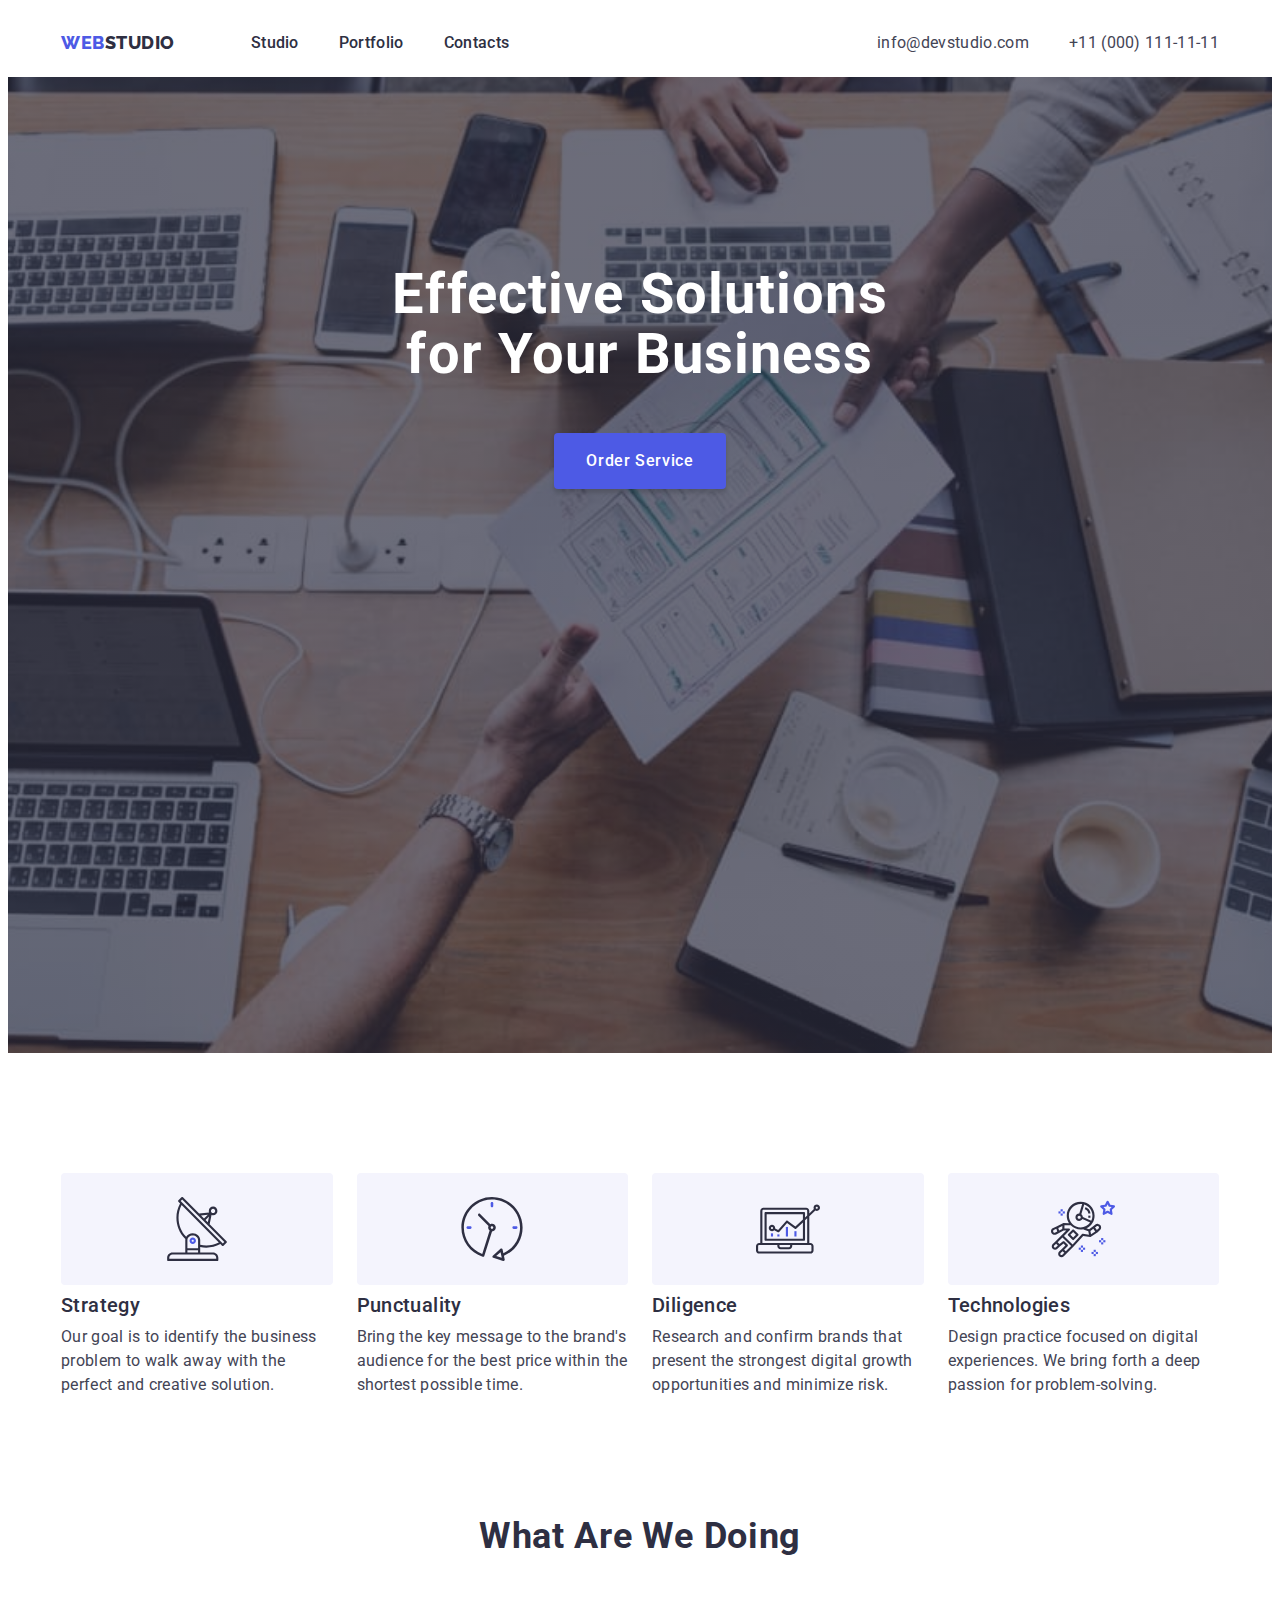
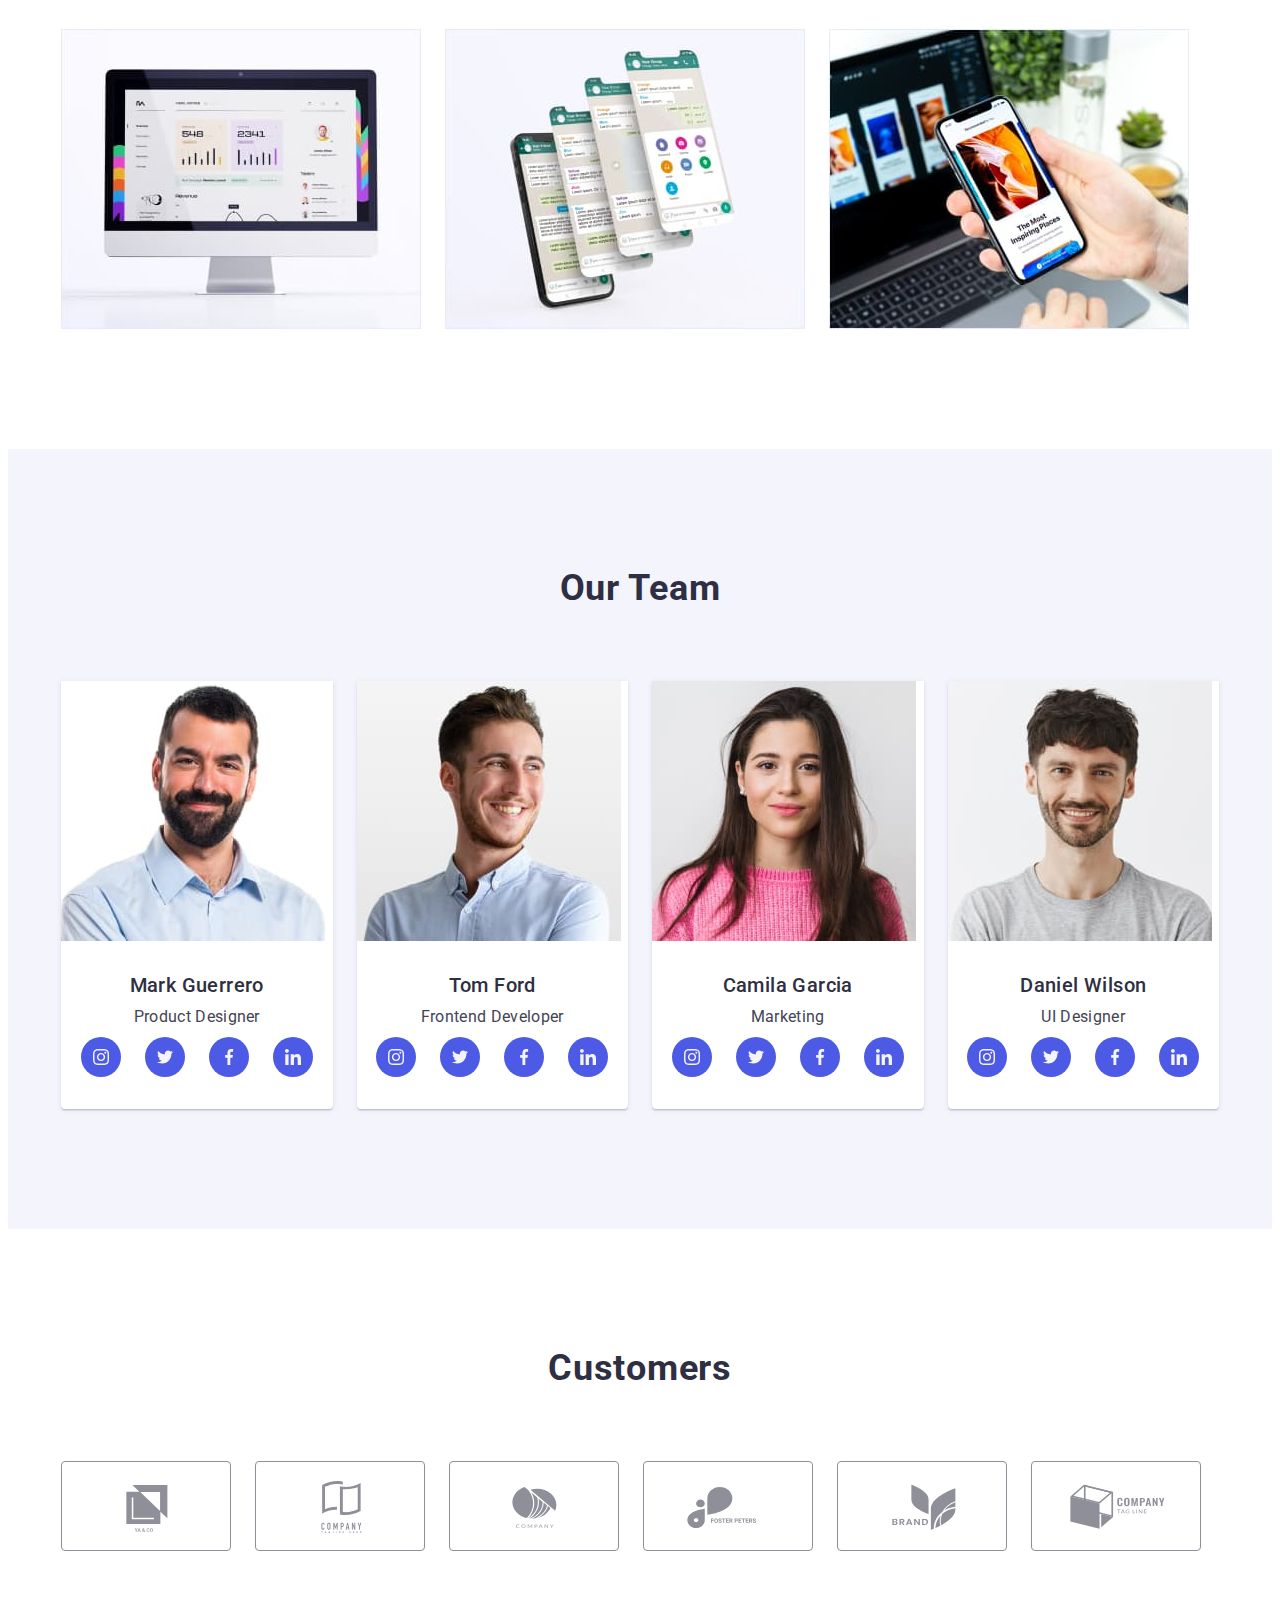
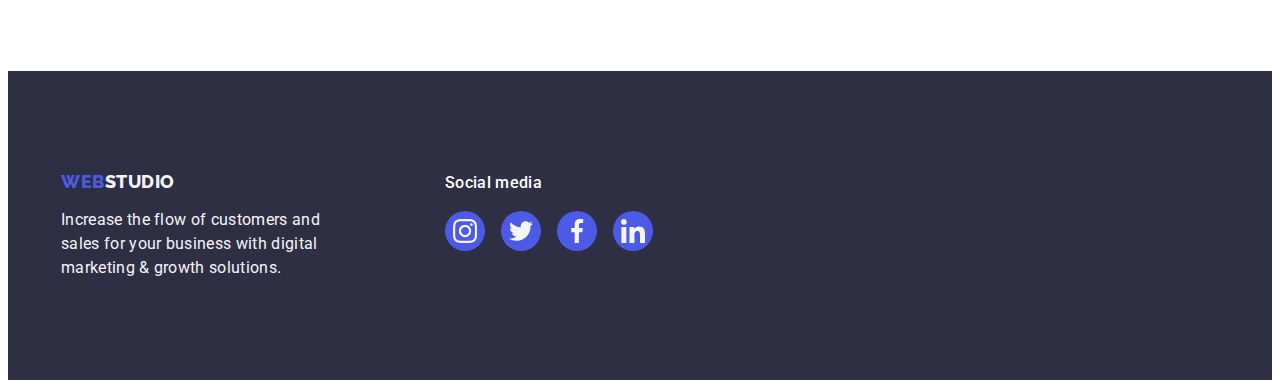
<file: index.html>
<!DOCTYPE html>
<html lang="en">

<head>
    <meta charset="UTF-8">
    <meta http-equiv="X-UA-Compatible" content="IE=edge">
    <meta name="viewport" content="width=device-width, initial-scale=1.0">
    <title>Studio</title>
    <link rel="preconnect" href="https://fonts.googleapis.com">
    <link rel="preconnect" href="https://fonts.gstatic.com" crossorigin>
    <link
        href="https://fonts.googleapis.com/css2?family=Raleway:wght@800&family=Roboto:wght@400;500;700;900&display=swap"
        rel="stylesheet">
    <link rel="stylesheet" href="https://cdnjs.cloudflare.com/ajax/libs/modern-normalize/1.1.0/modern-normalize.min.css"
        integrity="sha512-wpPYUAdjBVSE4KJnH1VR1HeZfpl1ub8YT/NKx4PuQ5NmX2tKuGu6U/JRp5y+Y8XG2tV+wKQpNHVUX03MfMFn9Q=="
        crossorigin="anonymous" referrerpolicy="no-referrer" />
    <link rel="stylesheet" href="./css/styles.css">
</head>

<body>
    <header class="header-index">
        <div class="container head-conteiner">
            <nav class="head-navigation">
                <a href="./index.html" class="head-logo link">Web<span class="studi">Studio</span></a>
                <ul class="head-list list">
                    <li class="head-item"><a class="head-ink link" href="./index.html">Studio</a></li>
                    <li class="head-item"><a class="head-ink link" href="./portfolio.html">Portfolio</a></li>
                    <li class="head-item"><a class="head-ink link" href="">Contacts</a></li>
                </ul>
            </nav>
            <address class="contacts">
                <ul class="heder-adres list">
                    <li><a class="head-contact link" href="mailto:info@devstudio.com"> info@devstudio.com</a></li>
                    <li><a class="head-contact link" href="tel:+110001111111">+11 (000) 111-11-11</a></li>
                </ul>
            </address>
        </div>
    </header>
    <main>
        <section class="hero">
            <div class="container">
                <h1 class="hero-title">Effective Solutions for Your Business</h1>
                <button type="button" class="hero-btn">Order Service</button>
            </div>
        </section>
        <section class="about-us section">
            <div class="container">
                <h2 class="about-us-title visually-hidden">About</h2>
                <ul class="about-us-list list">
                    <li class="about-us-item">
                        <div class="us-box">
                            <svg class="strategy-icon">
                                <use href="./images/icons.svg#icon-antenna"></use>
                            </svg>
                        </div>
                        <h3 class="strategy-title">Strategy</h3>
                        <p class="strategy-text">Our goal is to identify the business problem to walk away with the
                            perfect
                            and creative solution.
                        </p>
                    </li>
                    <li class="about-us-item">
                        <div class="us-box">
                            <svg class="strategy-icon">
                                <use href="./images/icons.svg#icon-clock"></use>
                            </svg>
                        </div>
                        <h3 class="strategy-title">Punctuality</h3>
                        <p class="strategy-text">Bring the key message to the brand's audience for the best price
                            within
                            the
                            shortest possible
                            time.
                        </p>
                    </li>
                    <li class="about-us-item">
                        <div class="us-box">
                            <svg class="strategy-icon">
                                <use href="./images/icons.svg#icon-diagram"></use>
                            </svg>
                        </div>
                        <h3 class="strategy-title">Diligence</h3>
                        <p class="strategy-text">Research and confirm brands that present the strongest digital
                            growth
                            opportunities and minimize
                            risk.
                        </p>
                    </li>
                    <li class="about-us-item">
                        <div class="us-box">
                            <svg class="strategy-icon">
                                <use href="./images/icons.svg#icon-astronaut"></use>
                            </svg>
                        </div>
                        <h3 class="strategy-title">Technologies</h3>
                        <p class="strategy-text">Design practice focused on digital experiences. We bring forth a
                            deep
                            passion for
                            problem-solving.</p>
                    </li>
                </ul>
            </div>
        </section>
        <section class="us-work section">
            <div class="container">
                <h2 class="work-title">What are we doing</h2>
                <ul class="us-bisnez list">
                    <li><img src="./images/img-1.jpg" alt="us work-1" width="360" height="300" /></li>
                    <li> <img src="./images/img-2.jpg" alt="us work-2" width="360" height="300" /></li>
                    <li><img src="./images/img-3.jpg" alt="us work-3" width="360" height="300" /></li>
                </ul>
            </div>
        </section>
        <section class="our-team section">
            <div class="container">
                <h2 class="our-team-title">Our Team</h2>
                <ul class="teem-list list">
                    <li class="worker"> <img src="./images/Mark-Guerrero1.jpg" alt="Product" width="264" height="260" />
                        <div class="box">
                            <h3 class="worker-title">Mark Guerrero</h3>
                            <p class="worker-text">Product Designer</p>
                            <ul class="teem-soc-list list">
                                <li class="teem-soc-item">
                                    <a href="" class="teem-soc-link link">
                                        <svg class="teem-soc-icon" width="16" height="16">
                                            <use href="./images/icons.svg#icon-instagram"></use>
                                        </svg>
                                    </a>
                                </li>
                                <li class="teem-soc-item">
                                    <a href="" class="teem-soc-link link">
                                        <svg class="teem-soc-icon" width="16" height="16">
                                            <use href="./images/icons.svg#icon-twitter"></use>
                                        </svg>
                                    </a>
                                </li>
                                <li class="teem-soc-item">
                                    <a href="" class="teem-soc-link link">
                                        <svg class="teem-soc-icon" width="16" height="16">
                                            <use href="./images/icons.svg#icon-facebook"></use>
                                        </svg>
                                    </a>
                                </li>
                                <li class="teem-soc-item">
                                    <a href="" class="teem-soc-link link">
                                        <svg class="teem-soc-icon" width="16" height="16">
                                            <use href="./images/icons.svg#icon-linkedin"></use>
                                        </svg>
                                    </a>
                                </li>
                            </ul>
                        </div>
                    </li>
                    <li class="worker"> <img src="./images/Tom-Ford2.jpg" alt="Frontend" width="264" height="260" />
                        <div class="box">
                            <h3 class="worker-title">Tom Ford</h3>
                            <p class="worker-text">Frontend Developer</p>
                            <ul class="teem-soc-list list">
                                <li class="teem-soc-item">
                                    <a href="" class="teem-soc-link link">
                                        <svg class="teem-soc-icon" width="16" height="16">
                                            <use href="./images/icons.svg#icon-instagram"></use>
                                        </svg>
                                    </a>
                                </li>
                                <li class="teem-soc-item">
                                    <a href="" class="teem-soc-link link">
                                        <svg class="teem-soc-icon" width="16" height="16">
                                            <use href="./images/icons.svg#icon-twitter"></use>
                                        </svg>
                                    </a>
                                </li>
                                <li class="teem-soc-item">
                                    <a href="" class="teem-soc-link link">
                                        <svg class="teem-soc-icon" width="16" height="16">
                                            <use href="./images/icons.svg#icon-facebook"></use>
                                        </svg>
                                    </a>
                                </li>
                                <li class="teem-soc-item">
                                    <a href="" class="teem-soc-link link">
                                        <svg class="teem-soc-icon" width="16" height="16">
                                            <use href="./images/icons.svg#icon-linkedin"></use>
                                        </svg>
                                    </a>
                                </li>
                            </ul>
                        </div>
                    </li>
                    <li class="worker"> <img src="./images/Camila-Garcia3.jpg" alt="Market" width="264" height="260" />
                        <div class="box">
                            <h3 class="worker-title">Camila Garcia</h3>
                            <p class="worker-text">Marketing</p>
                            <ul class="teem-soc-list list">
                                <li class="teem-soc-item">
                                    <a href="" class="teem-soc-link link">
                                        <svg class="teem-soc-icon" width="16" height="16">
                                            <use href="./images/icons.svg#icon-instagram"></use>
                                        </svg>
                                    </a>
                                </li>
                                <li class="teem-soc-item">
                                    <a href="" class="teem-soc-link link">
                                        <svg class="teem-soc-icon" width="16" height="16">
                                            <use href="./images/icons.svg#icon-twitter"></use>
                                        </svg>
                                    </a>
                                </li>
                                <li class="teem-soc-item">
                                    <a href="" class="teem-soc-link link">
                                        <svg class="teem-soc-icon" width="16" height="16">
                                            <use href="./images/icons.svg#icon-facebook"></use>
                                        </svg>
                                    </a>
                                </li>
                                <li class="teem-soc-item">
                                    <a href="" class="teem-soc-link link">
                                        <svg class="teem-soc-icon" width="16" height="16">
                                            <use href="./images/icons.svg#icon-linkedin"></use>
                                        </svg>
                                    </a>
                                </li>
                            </ul>
                        </div>
                    </li>
                    <li class="worker"><img src="./images/Daniel-Wilson4.jpg" alt="UI" width="264" height="260" />
                        <div class="box">
                            <h3 class="worker-title">Daniel Wilson</h3>
                            <p class="worker-text">UI Designer</p>
                            <ul class="teem-soc-list list">
                                <li class="teem-soc-item">
                                    <a href="" class="teem-soc-link link">
                                        <svg class="teem-soc-icon" width="16" height="16">
                                            <use href="./images/icons.svg#icon-instagram"></use>
                                        </svg>
                                    </a>
                                </li>
                                <li class="teem-soc-item">
                                    <a href="" class="teem-soc-link link">
                                        <svg class="teem-soc-icon" width="16" height="16">
                                            <use href="./images/icons.svg#icon-twitter"></use>
                                        </svg>
                                    </a>
                                </li>
                                <li class="teem-soc-item">
                                    <a href="" class="teem-soc-link link">
                                        <svg class="teem-soc-icon" width="16" height="16">
                                            <use href="./images/icons.svg#icon-facebook"></use>
                                        </svg>
                                    </a>
                                </li>
                                <li class="teem-soc-item">
                                    <a href="" class="teem-soc-link link">
                                        <svg class="teem-soc-icon" width="16" height="16">
                                            <use href="./images/icons.svg#icon-linkedin"></use>
                                        </svg>
                                    </a>
                                </li>
                            </ul>
                        </div>
                    </li>
                </ul>
            </div>
        </section>
        <section class="customers-section section">
            <div class="customers-logo container">
                <h2 class="customers-title">Customers</h2>
                <ul class="customers-list list">
                    <li class="customers-item">
                        <a href="" class="customers-link link">
                            <svg class="company-icon" width="104" height="56">
                                <use href="./images/icons.svg#icon-Logo-1"></use>
                            </svg>
                        </a>
                    </li>
                    <li class="customers-item">
                        <a href="" class="customers-link link">
                            <svg class="company-icon" width="104" height="56">
                                <use href="./images/icons.svg#icon-Logo-2"></use>
                            </svg>
                        </a>
                    </li>
                    <li class="customers-item">
                        <a href="" class="customers-link link">
                            <svg class="company-icon" width="104" height="56">
                                <use href="./images/icons.svg#icon-Logo-3"></use>
                            </svg>
                        </a>
                    </li>
                    <li class="customers-item">
                        <a href="" class="customers-link link">
                            <svg class="company-icon" width="104" height="56">
                                <use href="./images/icons.svg#icon-Logo-4"></use>
                            </svg>
                        </a>
                    </li>
                    <li class="customers-item">
                        <a href="" class="customers-link link">
                            <svg class="company-icon" width="104" height="56">
                                <use href="./images/icons.svg#icon-Logo-5"></use>
                            </svg>
                        </a>
                    </li>
                    <li class="customers-item">
                        <a href="" class="customers-link link">
                            <svg class="company-icon" width="104" height="56">
                                <use href="./images/icons.svg#icon-Logo-6"></use>
                            </svg>
                        </a>
                    </li>
                </ul>
            </div>
        </section>
    </main>
    <footer class="down">
        <div class="container footer-container">
            <div>
                <a href="./index.html" class="head-logo link">Web<span class="studi-down">Studio</span></a>
                <p class="down-text">Increase the flow of customers and sales for your business with digital marketing &
                    growth
                    solutions.</p>
            </div>
            <div class="footer-soc">
                <p class="footer-soc-title">Social media</p>
                <ul class="footer-soc-list list">
                    <li class="footer-soc-item">
                        <a class="footer-soc-link link" href="">
                            <svg class="footer-soc-icons" width="24px" height="24px">
                                <use href="./images/icons.svg#icon-instagram"></use>
                            </svg>
                        </a>
                    </li>
                    <li class="footer-soc-item">
                        <a class="footer-soc-link link" href="">
                            <svg class="footer-soc-icons" width="24px" height="24px">
                                <use href="./images/icons.svg#icon-twitter"></use>
                            </svg>
                        </a>
                    </li>
                    <li class="footer-soc-item">
                        <a class="footer-soc-link link" href="">
                            <svg class="footer-soc-icons" width="24px" height="24px">
                                <use href="./images/icons.svg#icon-facebook"></use>
                            </svg>
                        </a>
                    </li>
                    <li class="footer-soc-item">
                        <a class="footer-soc-link link" href="">
                            <svg class="footer-soc-icons" width="24px" height="24px">
                                <use href="./images/icons.svg#icon-linkedin"></use>
                            </svg>
                        </a>
                    </li>
                </ul>

            </div>

        </div>
    </footer>
</body>

</html>
</file>
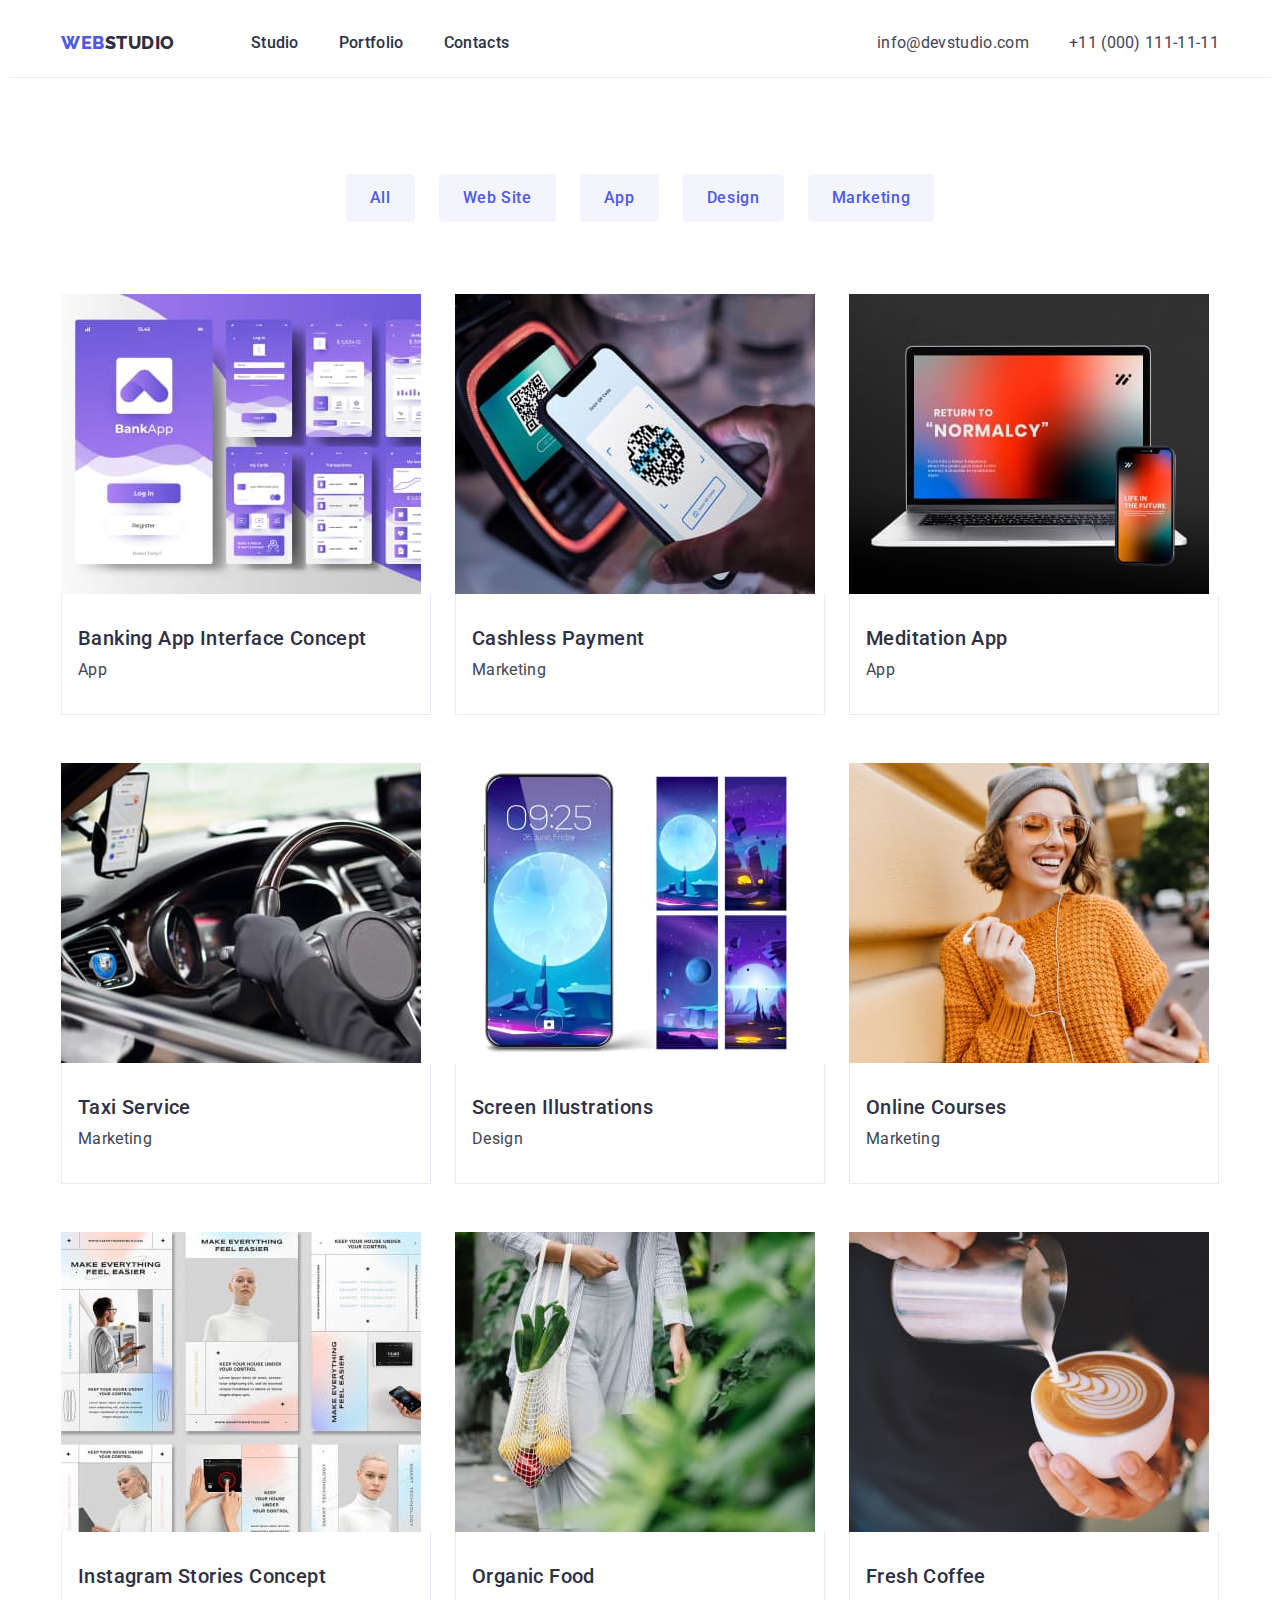
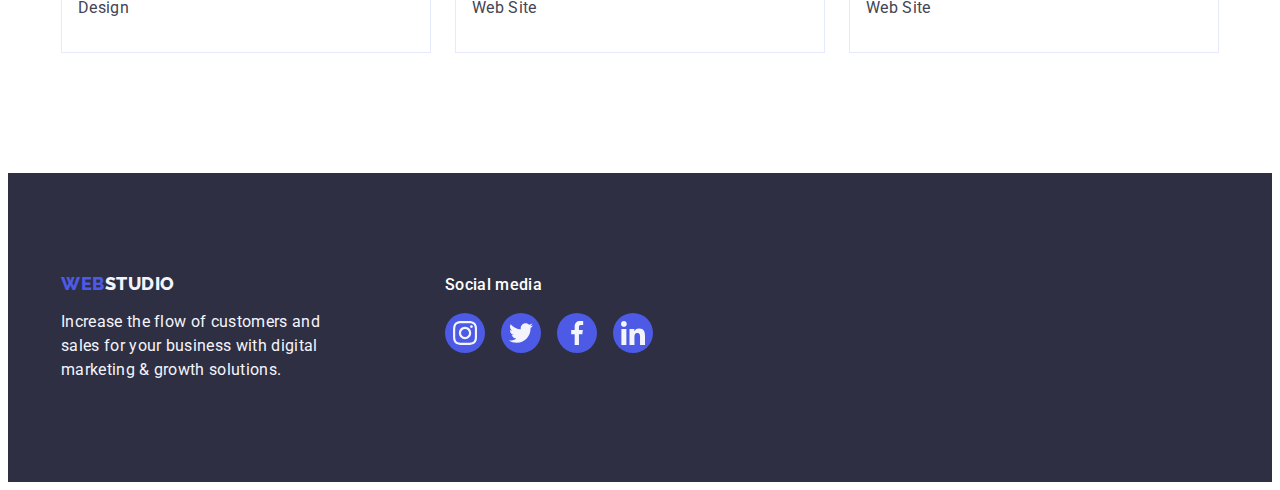
<file: portfolio.html>
<!DOCTYPE html>
<html lang="en">

<head>
    <meta charset="UTF-8">
    <meta http-equiv="X-UA-Compatible" content="IE=edge">
    <meta name="viewport" content="width=device-width, initial-scale=1.0">
    <title>Studio</title>
    <link rel="preconnect" href="https://fonts.googleapis.com">
    <link rel="preconnect" href="https://fonts.gstatic.com" crossorigin>
    <link
        href="https://fonts.googleapis.com/css2?family=Raleway:wght@800&family=Roboto:wght@400;500;700;900&display=swap"
        rel="stylesheet">
    <link rel="stylesheet" href="https://cdnjs.cloudflare.com/ajax/libs/modern-normalize/1.1.0/modern-normalize.min.css"
        integrity="sha512-wpPYUAdjBVSE4KJnH1VR1HeZfpl1ub8YT/NKx4PuQ5NmX2tKuGu6U/JRp5y+Y8XG2tV+wKQpNHVUX03MfMFn9Q=="
        crossorigin="anonymous" referrerpolicy="no-referrer" />
    <link rel="stylesheet" href="./css/styles.css">
</head>

<body>
    <header class="header-portfolio">
        <div class="container head-conteiner">
            <nav class="head-navigation">
                <a href="./index.html" class="head-logo link">Web<span class="studi">Studio</span></a>
                <ul class="head-list list">
                    <li class="head-item"><a class="head-ink link" href="./index.html">Studio</a></li>
                    <li class="head-item"><a class="head-ink link" href="./portfolio.html">Portfolio</a></li>
                    <li class="head-item"><a class="head-ink link" href="">Contacts</a></li>
                </ul>
            </nav>
            <address class="contacts">
                <ul class="heder-adres list">
                    <li><a class="head-contact link" href="mailto:info@devstudio.com"> info@devstudio.com</a></li>
                    <li><a class="head-contact link" href="tel:+110001111111">+11 (000) 111-11-11</a></li>
                </ul>
            </address>
        </div>
    </header>
    <main>
        <section class="portfolio-body section">
            <div class="container">
                <h1 class="visually-hidden">portfolio-title</h1>
                <ul class="button-list list">
                    <li class="button-item"><button type="button" class="body-btn">All</button></li>
                    <li class="button-item"><button type="button" class="body-btn">Web Site</button></li>
                    <li class="button-item"><button type="button" class="body-btn">App</button></li>
                    <li class="button-item"><button type="button" class="body-btn">Design</button></li>
                    <li class="button-item"><button type="button" class="body-btn">Marketing</button></li>
                </ul>
                <ul class="galery-list list">
                    <li class="row-item">
                        <a href="" class="row-link link"><img src="./images/img-1-raw1.jpg" alt="site" width="360"
                                height="300">
                            <div class="card-text">
                                <h2 class="row-one-title">Banking App Interface Concept</h2>
                                <p class="row-one-text">App</p>
                            </div>
                        </a>
                    </li>
                    <li class="row-item">
                        <a href="" class="row-link link"><img src="./images/img-2-raw1.jpg" alt="market" width="360"
                                height="300">
                            <div class="card-text">
                                <h2 class="row-one-title">Cashless Payment</h2>
                                <p class="row-one-text">Marketing</p>
                            </div>
                        </a>
                    </li>
                    <li class="row-item">
                        <a href="" class="row-link link"><img src="./images/img-3-raw1.jpg" alt="media" width="360"
                                height="300">
                            <div class="card-text">
                                <h2 class="row-one-title">Meditation App</h2>
                                <p class="row-one-text">App</p>
                            </div>
                        </a>
                    </li>
                    <li class="row-item">
                        <a href="" class="row-link link"><img src="./images/img-1-row2.jpg" alt="Taxi" width="360"
                                height="300">
                            <div class="card-text">
                                <h2 class="row-one-title">Taxi Service</h2>
                                <p class="row-one-text">Marketing</p>
                            </div>
                        </a>
                    </li>
                    <li class="row-item">
                        <a href="" class="row-link link"><img src="./images/img-2-row2.jpg" alt="Screen" width="360"
                                height="300">
                            <div class="card-text">
                                <h2 class="row-one-title">Screen Illustrations</h2>
                                <p class="row-one-text">Design</p>
                            </div>
                        </a>
                    </li>
                    <li class="row-item">
                        <a href="" class="row-link link"><img src="./images/img-3-row2.jpg" alt="Online" width="360"
                                height="300">
                            <div class="card-text">
                                <h2 class="row-one-title">Online Courses</h2>
                                <p class="row-one-text">Marketing</p>
                            </div>
                        </a>
                    </li>
                    <li class="row-item">
                        <a href="" class="row-link link"><img src="./images/img-1-row3.jpg" alt="insta" width="360"
                                height="300">
                            <div class="card-text">
                                <h2 class="row-one-title">Instagram Stories Concept</h2>
                                <p class="row-one-text">Design</p>
                            </div>
                        </a>
                    </li>
                    <li class="row-item">
                        <a href="" class="row-link link"><img src="./images/img-2-row3.jpg" alt="food" width="360"
                                height="300">
                            <div class="card-text">
                                <h2 class="row-one-title">Organic Food</h2>
                                <p class="row-one-text">Web Site</p>
                            </div>
                        </a>
                    </li>
                    <li class="row-item">
                        <a href="" class="row-link link"><img src="./images/img-3-row3.jpg" alt="coffe" width="360"
                                height="300">
                            <div class="card-text">
                                <h2 class="row-one-title">Fresh Coffee</h2>
                                <p class="row-one-text">Web Site</p>
                            </div>
                        </a>
                    </li>
                </ul>
            </div>
        </section>
    </main>
    <footer class="down">
        <div class="container footer-container">
            <div>
                <a href="./index.html" class="head-logo link">Web<span class="studi-down">Studio</span></a>
                <p class="down-text">Increase the flow of customers and sales for your business with digital marketing &
                    growth
                    solutions.</p>
            </div>
            <div class="footer-soc">
                <p class="footer-soc-title">Social media</p>
                <ul class="footer-soc-list list">
                    <li class="footer-soc-item">
                        <a class="footer-soc-link link" href="">
                            <svg class="footer-soc-icons" width="24px" height="24px">
                                <use href="./images/icons.svg#icon-instagram"></use>
                            </svg>
                        </a>
                    </li>
                    <li class="footer-soc-item">
                        <a class="footer-soc-link link" href="">
                            <svg class="footer-soc-icons" width="24px" height="24px">
                                <use href="./images/icons.svg#icon-twitter"></use>
                            </svg>
                        </a>
                    </li>
                    <li class="footer-soc-item">
                        <a class="footer-soc-link link" href="">
                            <svg class="footer-soc-icons" width="24px" height="24px">
                                <use href="./images/icons.svg#icon-facebook"></use>
                            </svg>
                        </a>
                    </li>
                    <li class="footer-soc-item">
                        <a class="footer-soc-link link" href="">
                            <svg class="footer-soc-icons" width="24px" height="24px">
                                <use href="./images/icons.svg#icon-linkedin"></use>
                            </svg>
                        </a>
                    </li>
                </ul>

            </div>

        </div>
    </footer>
</body>

</html>
</file>
<file: css/styles.css>
:root {
  --about-us-title-color: #2e2f42;
  --about-us-text-color: #434455;
  --row-title-color: #2e2f42;
  --row-text-color: #434455;
  --logo-color-: #4d5ae5;
  --body-btn-color: #4d5ae5;
  --background-color-body-btn: #f4f4fd;
  --row-title-color: #2e2f42;
  --row-text-color: #434455;
  --head-ink-color: #2e2f42;
  --card-text-color: #e7e9fc;
  --bg-gradient-colol: linear-gradient(rgba(46, 47, 66, 0.7),
      rgba(46, 47, 66, 0.7));
  --sections-customers-color: #d3d3d3;
}

body {
  font-family: "Roboto", sans-serif;
  color: #434455;
  background-color: #ffffff;
}

p,
h1,
h2,
h3,
h4,
h5,
h6 {
  margin: 0;
}

ul,
ol {
  margin: 0;
  padding-left: 0;
}

button {
  cursor: pointer;
  display: block;
  border: none;
  border-radius: 4px;
}

address {
  font-style: normal;
}

img {
  display: block;
  max-width: 100%;
  height: auto;
}

a {
  text-decoration: none;
}

.visually-hidden {
  position: absolute;
  width: 1px;
  height: 1px;
  margin: -1px;
  border: 0;
  padding: 0;

  white-space: nowrap;
  clip-path: inset(100%);
  clip: rect(0 0 0 0);
  overflow: hidden;
}

.link {
  text-decoration: none;
}

.list {
  list-style: none;
}

.container {
  width: 1158px;
  padding-left: 15px;
  padding-right: 15px;
  margin: 0 auto;
}

.section {
  padding-top: 120px;
  padding-bottom: 120px;
}

.head-logo {
  font-family: "Raleway", sans-serif;
  font-weight: 800;
  font-size: 18px;
  line-height: 1.17;
  letter-spacing: 0.03em;
  text-transform: uppercase;
  color: var(--logo-color-);
  margin-right: 76px;
  margin-bottom: 24px;
  margin-top: 24px;
}

.head-list {
  display: flex;
  gap: 40px;
}

.head-navigation {
  display: flex;
  align-items: center;
  margin-right: auto;
}

.head-conteiner {
  display: flex;
  align-items: center;
}

.studi {
  color: #2e2f42;
}

.studi-down {
  color: #f4f4fd;
}

.head-ink {
  font-weight: 500;
  font-size: 16px;
  line-height: 1.5;
  letter-spacing: 0.02em;
  color: #404bbf;
  color: var(--head-ink-color);
}

.head-ink:hover {
  color: #404bbf;
}

.head-ink:focus {
  color: #404bbf;
}

.heder-adres {
  display: flex;
  gap: 40px;
}

.contacts {
  font-style: normal;
}

.head-contact {
  font-weight: 400;
  font-size: 16px;
  line-height: 1.5;
  letter-spacing: 0.02em;
  color: #434455;
}

.head-contact:hover {
  color: #404bbf;
}

.head-contact:focus {
  color: #404bbf;
}

.hero {
  background-color: #2e2f42;
  background-image: var(--bg-gradient-colol), url(../images/hero-bg.jpg);
  background-repeat: no-repeat;
  background-position: center;
  background-size: cover;
  padding: 188px 0;
  text-align: center;
  max-width: 1440px;
  height: 600px;
  margin: 0 auto;
}

.hero-title {
  font-weight: 700;
  font-size: 56px;
  line-height: 1.07;
  text-align: center;
  letter-spacing: 0.02em;
  color: #ffffff;
  max-width: 496px;
  margin: 0 auto;
  margin-bottom: 48px;
}

.hero-btn {
  min-width: 169px;
  font-family: "Roboto", sans-serif;
  font-weight: 500;
  font-size: 16px;
  line-height: 1.5;
  align-items: center;
  letter-spacing: 0.04em;
  color: #ffffff;
  cursor: pointer;
  background-color: #4d5ae5;
  margin-bottom: 60px;
  background: #4d5ae5;
  box-shadow: 0px 4px 4px rgba(0, 0, 0, 0.15);
  border-radius: 4px;
  display: block;
  margin: 0 auto;
  padding: 16px 32px;
  border: none;
}

.hero-btn:hover {
  background-color: #404bbf;
}

.hero-btn:focus {
  background-color: #404bbf;
}

.about-us-list {
  display: flex;
  gap: 24px;
}

.about-us-item {
  width: 264px;
}


.about-us {
  padding-bottom: 0;
}

.about-us-list {

  display: flex;
}

.about-us-item {
  width: calc((100% - 72px) / 4);
  margin-right: 0;
}

.about-us-item:last-child {

  margin-right: 0;
}

.us-box {

  display: flex;
  justify-content: center;
  align-items: center;
  height: 112px;
  background-color: var(--background-color-body-btn);
  border-radius: 4px;
  margin-bottom: 8px;
}

.strategy-icon {

  height: 64px;
  width: 64px;
}

.strategy-title {
  font-weight: 500;
  font-size: 20px;
  line-height: 1.2;
  letter-spacing: 0.02em;
  color: var(--about-us-title-color);
  margin-bottom: 8px;
  margin-top: 8px;
}

.strategy-text {
  font-weight: 400;
  font-size: 16px;
  line-height: 1.5;
  letter-spacing: 0.02em;
  color: var(--about-us-text-color);
}

.us-work {
  padding-top: 0;
}

.work-title {
  font-weight: 700;
  font-size: 36px;
  line-height: 1.11;
  text-align: center;
  letter-spacing: 0.02em;
  text-transform: capitalize;
  color: #2e2f42;
  margin-bottom: 72px;
  margin-top: 120px;
}

.us-bisnez {
  display: flex;
  gap: 24px;
}

.our-team {
  background-color: #f4f4fd;
}

.teem-list {
  display: flex;
  gap: 24px;
}

.our-team-title {
  font-weight: 700;
  font-size: 36px;
  line-height: 1.11;
  text-align: center;
  letter-spacing: 0.02em;
  text-transform: capitalize;
  color: #2e2f42;
  margin-bottom: 72px;
}

.box {
  padding: 32px 16px;
  text-align: center;
}

.worker {
  background-color: #ffffff;
  width: calc((100% - 60px) / 4);
  box-shadow: 0px 1px 6px rgba(46, 47, 66, 0.08),
    0px 1px 1px rgba(46, 47, 66, 0.16), 0px 2px 1px rgba(46, 47, 66, 0.08);
  border-radius: 0px 0px 4px 4px;
}



.worker-title {
  font-weight: 500;
  font-size: 20px;
  line-height: 1.2;
  text-align: center;
  letter-spacing: 0.02em;
  color: #2e2f42;
  margin-bottom: 8px;
}

.worker-text {
  font-weight: 400;
  font-size: 16px;
  line-height: 1.5;
  text-align: center;
  letter-spacing: 0.02em;
  color: #434455;
  margin-bottom: 8px;
}

.teem-soc-list {
  display: flex;
  justify-content: center;
  gap: 24px;

}

.teem-soc-item {
  width: 40px;
  height: 40px;
}

.teem-soc-link {
  width: 100%;
  height: 100%;
  border-radius: 50%;
  background-color: #4D5AE5;
  display: flex;
  align-items: center;
  justify-content: center;
}

.teem-soc-icon {
  fill: #f4f4fd;
}

.teem-soc-link:hover,.teem-soc-link:focus {
  background-color: #31D0AA;

}


.customers-title {
  font-family: 'Roboto';
  font-style: normal;
  font-weight: 700;
  font-size: 36px;
  line-height: 1.11;
  text-align: center;
  letter-spacing: 0.02em;
  text-transform: capitalize;
  color: #2E2F42;
  margin-bottom: 72px;
}


.customers-list {
  display: flex;
  gap: 24px;
}


.customers-link {

  display: flex;
  align-items: center;
  justify-content: center;
  height: 88px;
  width: 168px;
  border-radius: 4px;
  border: 1px solid currentColor;
  color: #8E8F99;

}


.company-icon {

  fill: currentColor;
}

.customers-link:is(:hover, :focus) {

  color: var(--logo-color-);
}


.down {
  background-color: #2e2f42;
  padding: 100px 0;
}

.down-text {
  font-weight: 400;
  font-size: 16px;
  line-height: 1.5;
  letter-spacing: 0.02em;
  color: #f4f4fd;
  width: 264px;
  margin-top: 16px;
}

.footer-container {
  display: flex;
}

.footer-soc-list {

  display: flex;
  justify-self: center;
  align-items: center;
  gap: 16px;
}

.footer-soc-item {

  width: 40px;
  height: 40px;
}

.footer-soc-link {
  width: 100%;
  height: 100%;
  border-radius: 50%;
  background-color: #4D5AE5;
  display: flex;
  align-items: center;
  justify-content: center;
}

.footer-soc {
  margin-left: 120px;
}

.footer-soc-title {
  font-family: 'Roboto';
  font-style: normal;
  font-weight: 500;
  font-size: 16px;
  line-height: 24px;
  letter-spacing: 0.02em;
  color: #FFFFFF;
  margin-bottom: 16px;
}

.footer-soc-icons {
  fill: #f4f4fd;
}


.footer-soc-link:hover,.footer-soc-link:focus {
  background-color: #31D0AA;

}


/* portfolio */

.header-portfolio {
  border-bottom: 1px solid;
  color: #e7e9fc;
}

.body-btn {
  font-family: "Roboto", sans-serif;
  font-weight: 500;
  font-size: 16px;
  line-height: 1.5;
  letter-spacing: 0.04em;
  color: var(--body-btn-color);
  background-color: var(--background-color-body-btn);
  cursor: pointer;
  background: #f4f4fd;
  border-radius: 4px;
  flex: none;
  order: 0;
  flex-grow: 0;
  padding: 12px 24px;
  border: 0 none;
}

.button-item :not(:last-child) {
  margin-right: 24px;
}


.body-btn:hover,.body-btn:focus {
  background-color: #404bbf;
  color: #ffffff;
  box-shadow: 0px 3px 1px rgba(0, 0, 0, 0.1), 0px 2px 1px rgba(0, 0, 0, 0.08),
    0px 2px 2px rgba(0, 0, 0, 0.12);
}


.row-link {
  display: block;
}

.row-link:hover,.row-link:focus {
  box-shadow: 0px 1px 6px rgba(46, 47, 66, 0.08), 0px 1px 1px rgba(46, 47, 66, 0.16), 0px 2px 1px rgba(46, 47, 66, 0.08);
}



.row-one-title {
  font-weight: 500;
  font-size: 20px;
  line-height: 1.2;
  letter-spacing: 0.02em;
  color: var(--row-title-color);
  margin-bottom: 8px;
}

.row-one-text {
  font-size: 16px;
  line-height: 1.5;
  letter-spacing: 0.02em;
  color: var(--row-text-color);
}

.button-list {
  display: flex;
  justify-content: center;
  gap: 24px;
  margin-bottom: 72px;
}

.galery-list {
  display: flex;
  flex-wrap: wrap;
  gap: 48px 24px;
}

.row-item {
  flex-basis: calc((100% - 48px) / 3);
}

.card-text {
  border-bottom: 1px solid var(--card-text-color);
  border-left: 1px solid var(--card-text-color);
  border-right: 1px solid var(--card-text-color);
  padding: 32px 16px 32px 16px;
}

.portfolio-body {
  padding-top: 96px;
}
</file>
